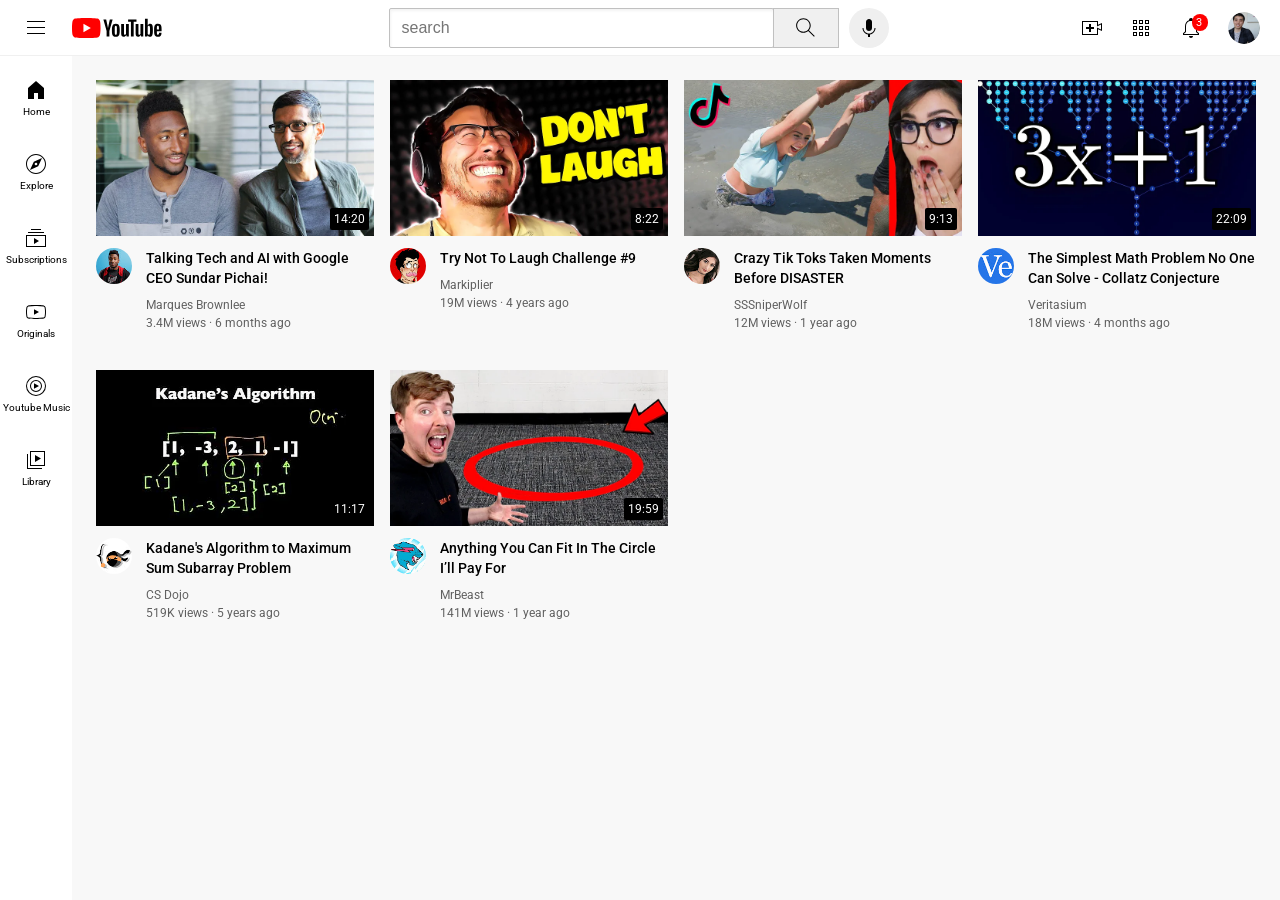
<file: index.html>
<!DOCtype html>
<html>
  <head>
    <title>Youtube.com Clone</title>

    <link rel="preconnect" href="https://fonts.googleapis.com">
    <link rel="preconnect" href="https://fonts.gstatic.com" crossorigin>
    <link href="https://fonts.googleapis.com/css2?family=Roboto:wght@400;500;700&display=swap" rel="stylesheet">
    
    <link rel="stylesheet" href="styles/general.css">
    <link rel="stylesheet" href="styles/header.css">
    <link rel="stylesheet" href="styles/video.css">
    <link rel="stylesheet" href="styles/sidebar.css">
  </head>
  <body>
    <header class="header">
      <div class="left-section">
        <img class="hamburger-menu" src="icons/hamburger-menu.svg">
        <img class="youtube-logo" src="icons/youtube-logo.svg">
      </div>
      <div class="middle-section">
        <input class="search-bar" type="text" placeholder="search">
        <button  class="search-button">
          <img  class="search-icon" src="icons/search.svg">
          <div class="tooltip">Search</div>
        </button>
        <button  class="voice-search-button">
          <img class="voice-search-icon"  src="icons/voice-search-icon.svg">
          <div class="tooltip">Search with your voice</div>
        </button>
      </div>
      <div class="right-section">
        <div class="upload-icon-container">
          <img class="upload-icon" src="icons/upload.svg">
          <div class="tooltip">Create</div>
        </div>
        <div class="youtube-apps-icon-container">
          <img class="youtube-apps-icon"  src="icons/youtube-apps.svg">
          <div class="tooltip">Youtube apps</div>
        </div>      
        <div> 
        <div class="notifications-icon-container">
          <img class="notifications-icon" src="icons/notifications.svg">
          <div class="notifications-count">3</div>
          <div class="tooltip">Notifications</div>
        </div> 
        </div>
        <img class="current-user-picture" src="channel-pictures/my-channel.jpeg">
      </div>    
    </header>
    
    <nav class="sidebar">
      <div class="sidebar-link">
        <img src="icons/home.svg">
        <div>Home</div>
      </div>
      <div class="sidebar-link">
        <img src="icons/explore.svg">
        <div>Explore</div>
      </div>
      <div class="sidebar-link">
        <img src="icons/subscriptions.svg">
        <div>Subscriptions</div>
      </div>
      <div class="sidebar-link">
        <img src="icons/originals.svg">
        <div>Originals</div>
      </div>
      <div class="sidebar-link">
        <img src="icons/youtube-music.svg">
        <div>Youtube Music</div>
      </div>
      <div class="sidebar-link">
        <img src="icons/library.svg">
        <div>Library</div>
      </div>
    </nav>

    <main>
    <section class="video-grid">
      <div class="video-preview">
      <div class="thumbnail-row">
        <img class="thumbnail" src="thumbnails/thumbnail-1.webp">
        <div class="video-time">14:20</div>
      </div>
      <div class="video-info-grid">
        <div class="channel-picture">
          <img class="profile-picture" src="channel-pictures/channel-1.jpeg">
        </div>
        <div class="video-info">
          <p class="video-title">
          Talking Tech and AI with Google CEO Sundar Pichai!
          </p>
          <P class="video-author">
          Marques Brownlee
          </P>
          <p class="video-stats">
          3.4M views &#183; 6 months ago
          </p>
        </div>   
    </div> 
    </div>

     <div class="video-preview">
      <div class="thumbnail-row">
        <img class="thumbnail" src="thumbnails/thumbnail-2.webp">
        <div class="video-time">8:22</div>
      </div>
      <div class="video-info-grid">
        <div class="channel-picture">
          <img class="profile-picture" src="channel-pictures/channel-2.jpeg">
        </div>
        <div class="video-info">
          <p class="video-title">
            Try Not To Laugh Challenge #9
          </p>
          <P class="video-author">
            Markiplier
          </P>
          <p class="video-stats">
            19M views · 4 years ago
          </p>
        </div>   
    </div> 
    </div>

    <div class="video-preview">
      <div class="thumbnail-row">
        <img class="thumbnail" src="thumbnails/thumbnail-3.webp">
        <div class="video-time">9:13</div>
      </div>
      <div class="video-info-grid">
        <div class="channel-picture">
          <img class="profile-picture" src="channel-pictures/channel-3.jpeg">
        </div>
        <div class="video-info">
          <p class="video-title">  
            Crazy Tik Toks Taken Moments Before DISASTER
          </p>
          <P class="video-author">
            SSSniperWolf
          </P>
          <p class="video-stats">
            12M views · 1 year ago
          </p>
        </div>   
    </div> 
    </div>

     <div class="video-preview">
      <div class="thumbnail-row">
        <img class="thumbnail" src="thumbnails/thumbnail-4.webp">
        <div class="video-time">22:09</div>
      </div>
      <div class="video-info-grid">
        <div class="channel-picture">
          <img class="profile-picture" src="channel-pictures/channel-4.jpeg">
        </div>
        <div class="video-info">
          <p class="video-title">
            The Simplest Math Problem No One Can Solve - Collatz Conjecture
          </p>
          <P class="video-author">
            Veritasium
          </P>
          <p class="video-stats">
            18M views · 4 months ago
          </p>
        </div>   
    </div> 
    </div>

    <div class="video-preview">
      <div class="thumbnail-row">
        <img class="thumbnail" src="thumbnails/thumbnail-5.webp">
        <div class="video-time">11:17</div>
      </div>
      <div class="video-info-grid">
        <div class="channel-picture">
          <img class="profile-picture" src="channel-pictures/channel-5.jpeg">
        </div>
        <div class="video-info">
          <p class="video-title">
            Kadane's Algorithm to Maximum Sum Subarray Problem
          </p>
          <P class="video-author">
            CS Dojo
          </P>
          <p class="video-stats">
            519K views · 5 years ago
          </p>
        </div>   
    </div> 
    </div>

     <div class="video-preview">
      <div class="thumbnail-row">
        <img class="thumbnail" src="thumbnails/thumbnail-6.webp">
        <div class="video-time">19:59</div>
      </div>
      <div class="video-info-grid">
        <div class="channel-picture">
          <img class="profile-picture" src="channel-pictures/channel-6.jpeg">
        </div>
        <div class="video-info">
          <p class="video-title">            
            Anything You Can Fit In The Circle I’ll Pay For
          </p>
          <P class="video-author">
            MrBeast
          </P>
          <p class="video-stats">
            141M views · 1 year ago
          </p>
        </div>   
      </div> 
    </section>
    </main>
  </body>
</html>
</file>
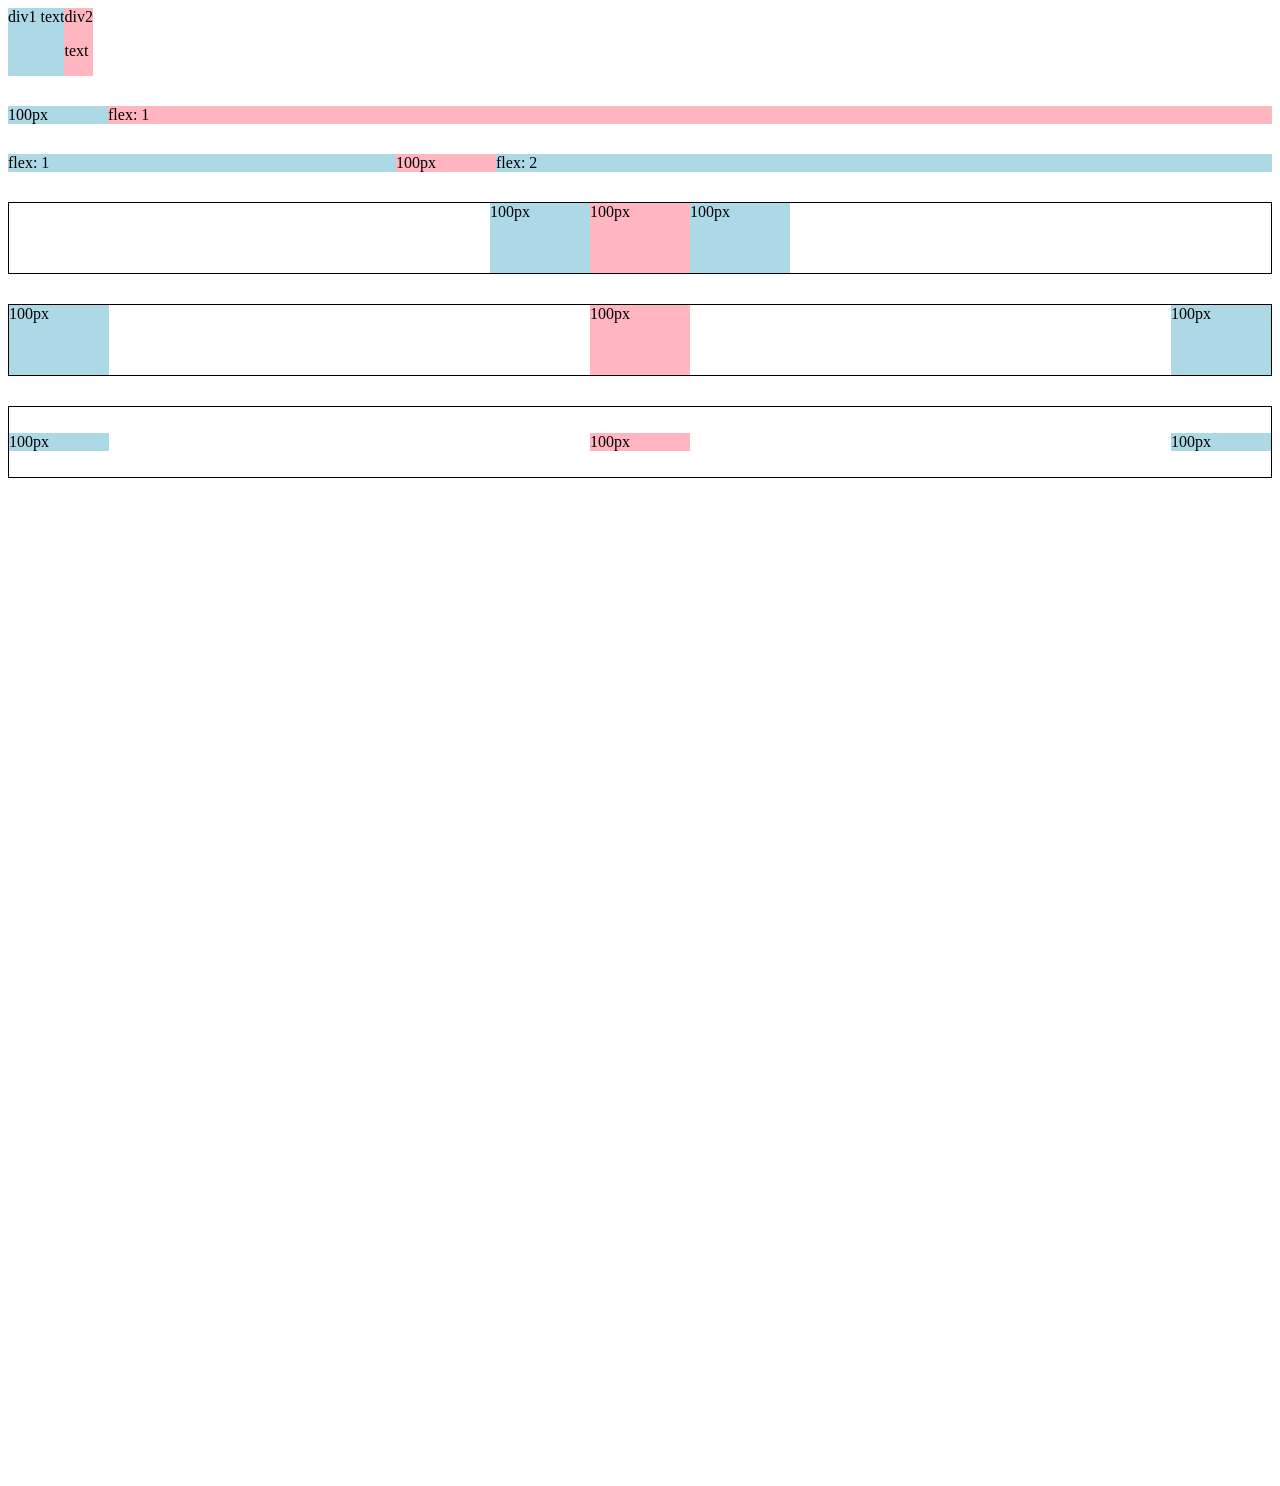
<file: flexbox.html>
<!DOCTYPE html>
<html></title>
  <head>
    <title>Flexbox Practice</title>
  </head>
  <body style="padding-bottom: 1000px;">
    <div style="
      display: flex;
      flex-direction: row
      ">
      <div style="background-color: lightblue;">div1 text</div>
      <div style="background-color: lightpink;">div2 <p>text</p></div>
    </div>

    <div style="
      margin-top: 30px;
      display: flex;
      flex-direction: row
      ">
      <div style="
        background-color: lightblue;
        width: 100px;">100px</div>
      <div style="
        background-color: lightpink;
        flex: 1;
        ">flex: 1</div>
    </div>

    <div style="
      margin-top: 30px;
      display: flex;
      flex-direction: row
      ">
      
      <div style="
        background-color: lightblue;
        flex: 1;
        ">flex: 1</div>
      <div style="
        background-color: lightpink;
        width: 100px;
        ">100px</div>      
      <div style="
        background-color: lightblue;
        flex: 2;
        ">flex: 2</div>
    </div>

    <div style="
      margin-top: 30px;
      height: 70px;
      border-width: 1px;
      border-style: solid;
      display: flex;
      flex-direction: row;
      justify-content: center;
      ">
      
      <div style="
        background-color: lightblue;
        width: 100px;
        ">100px</div>
      <div style="
        background-color: lightpink;
        width: 100px;
        ">100px</div>      
      <div style="
        background-color: lightblue;
        width: 100px;
        ">100px</div>
    </div>

    <div style="
      margin-top: 30px;
      height: 70px;
      border-width: 1px;
      border-style: solid;
      display: flex;
      flex-direction: row;
      justify-content: space-between;
      ">
      
      <div style="
        background-color: lightblue;
        width: 100px;
        ">100px</div>
      <div style="
        background-color: lightpink;
        width: 100px;
        ">100px</div>      
      <div style="
        background-color: lightblue;
        width: 100px;
        ">100px</div>
    </div>

    <div style="
      margin-top: 30px;
      height: 70px;
      border-width: 1px;
      border-style: solid;
      display: flex;
      flex-direction: row;
      justify-content: space-between;
      align-items: center;
      ">
      
      <div style="
        background-color: lightblue;
        width: 100px;
        ">100px</div>
      <div style="
        background-color: lightpink;
        width: 100px;
        ">100px</div>      
      <div style="
        background-color: lightblue;
        width: 100px;
        ">100px</div>
    </div>
  </body>
</html>
</file>
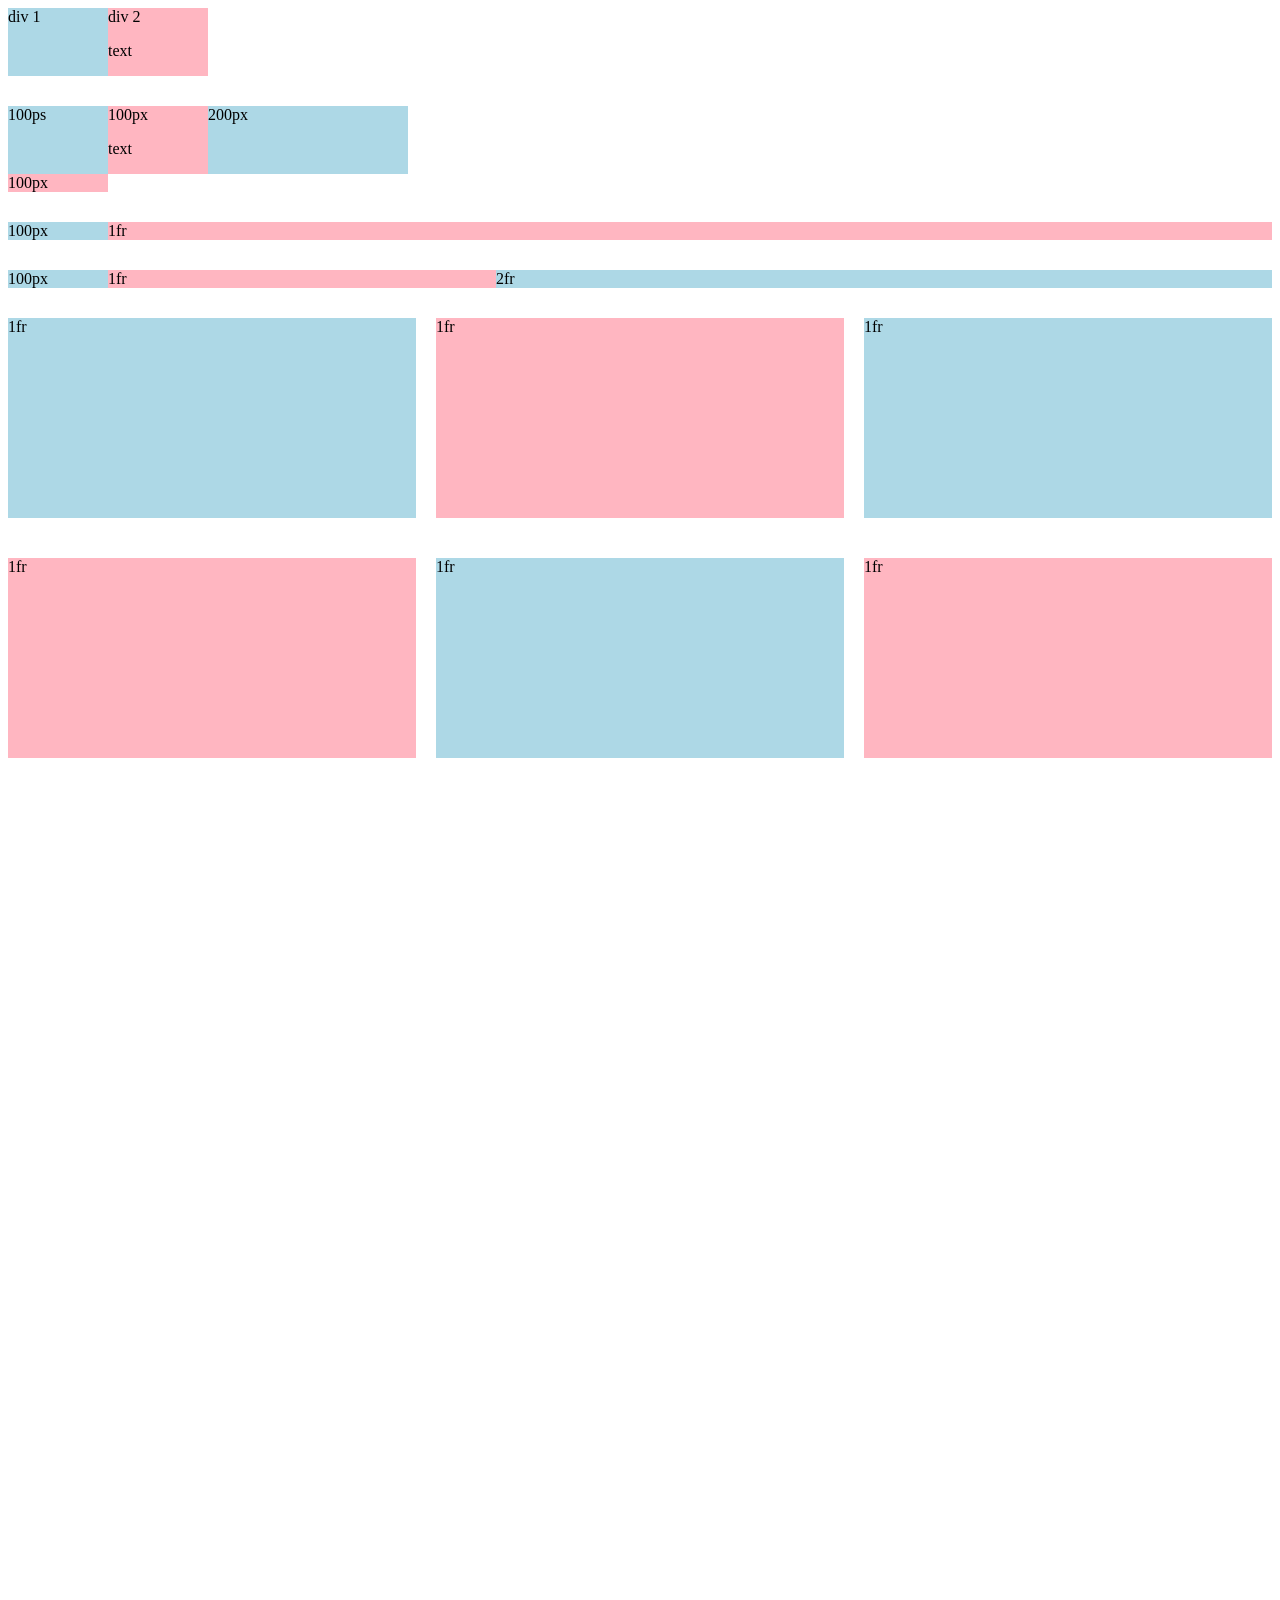
<file: grid.html>
<!DOCTYPE html>
<html>
  <head>
    <title>Grid Practice</title>
  </head>
  <body style="padding-bottom: 1000px;">
    <div style="
      display: grid;
      grid-template-columns: 100px 100px;">
      <div style="background-color: lightblue;">div 1</div>
      <div style="background-color: lightpink;">div 2<P>text</P></div>
    </div>

    <div style="
    margin-top: 30px;
      display: grid;
      grid-template-columns: 100px 100px 200px;">
      <div style="background-color: lightblue;">100ps</div>
      <div style="background-color: lightpink;">100px<P>text</P></div>
      <div style="background-color: lightblue;">200px</div>
      <div style="background-color: lightpink;">100px</div>
    </div>

    <div style="
    margin-top: 30px;
      display: grid;
      grid-template-columns: 100px 1fr;">
      <div style="background-color: lightblue;">100px</div>
      <div style="background-color: lightpink;">1fr</div>
    </div>

    <div style="
    margin-top: 30px;
      display: grid;
      grid-template-columns: 100px 1fr 2fr;">
      <div style="background-color: lightblue;">100px</div>
      <div style="background-color: lightpink;">1fr</div>
      <div style="background-color: lightblue;">2fr</div>
    </div>

     <div style="
    margin-top: 30px;
      display: grid;
      grid-template-columns: 1fr 1fr 1fr;
      column-gap: 20px;
      row-gap: 40px;">
      <div style="background-color: lightblue; height: 200px;">1fr</div>
      <div style="background-color: lightpink; height: 200px;">1fr</div>
      <div style="background-color: lightblue; height: 200px;">1fr</div>
      <div style="background-color: lightpink; height: 200px;">1fr</div>
      <div style="background-color: lightblue; height: 200px;">1fr</div>
      <div style="background-color: lightpink; height: 200px;">1fr</div>
      </div>
  </body>
</html>
</file>
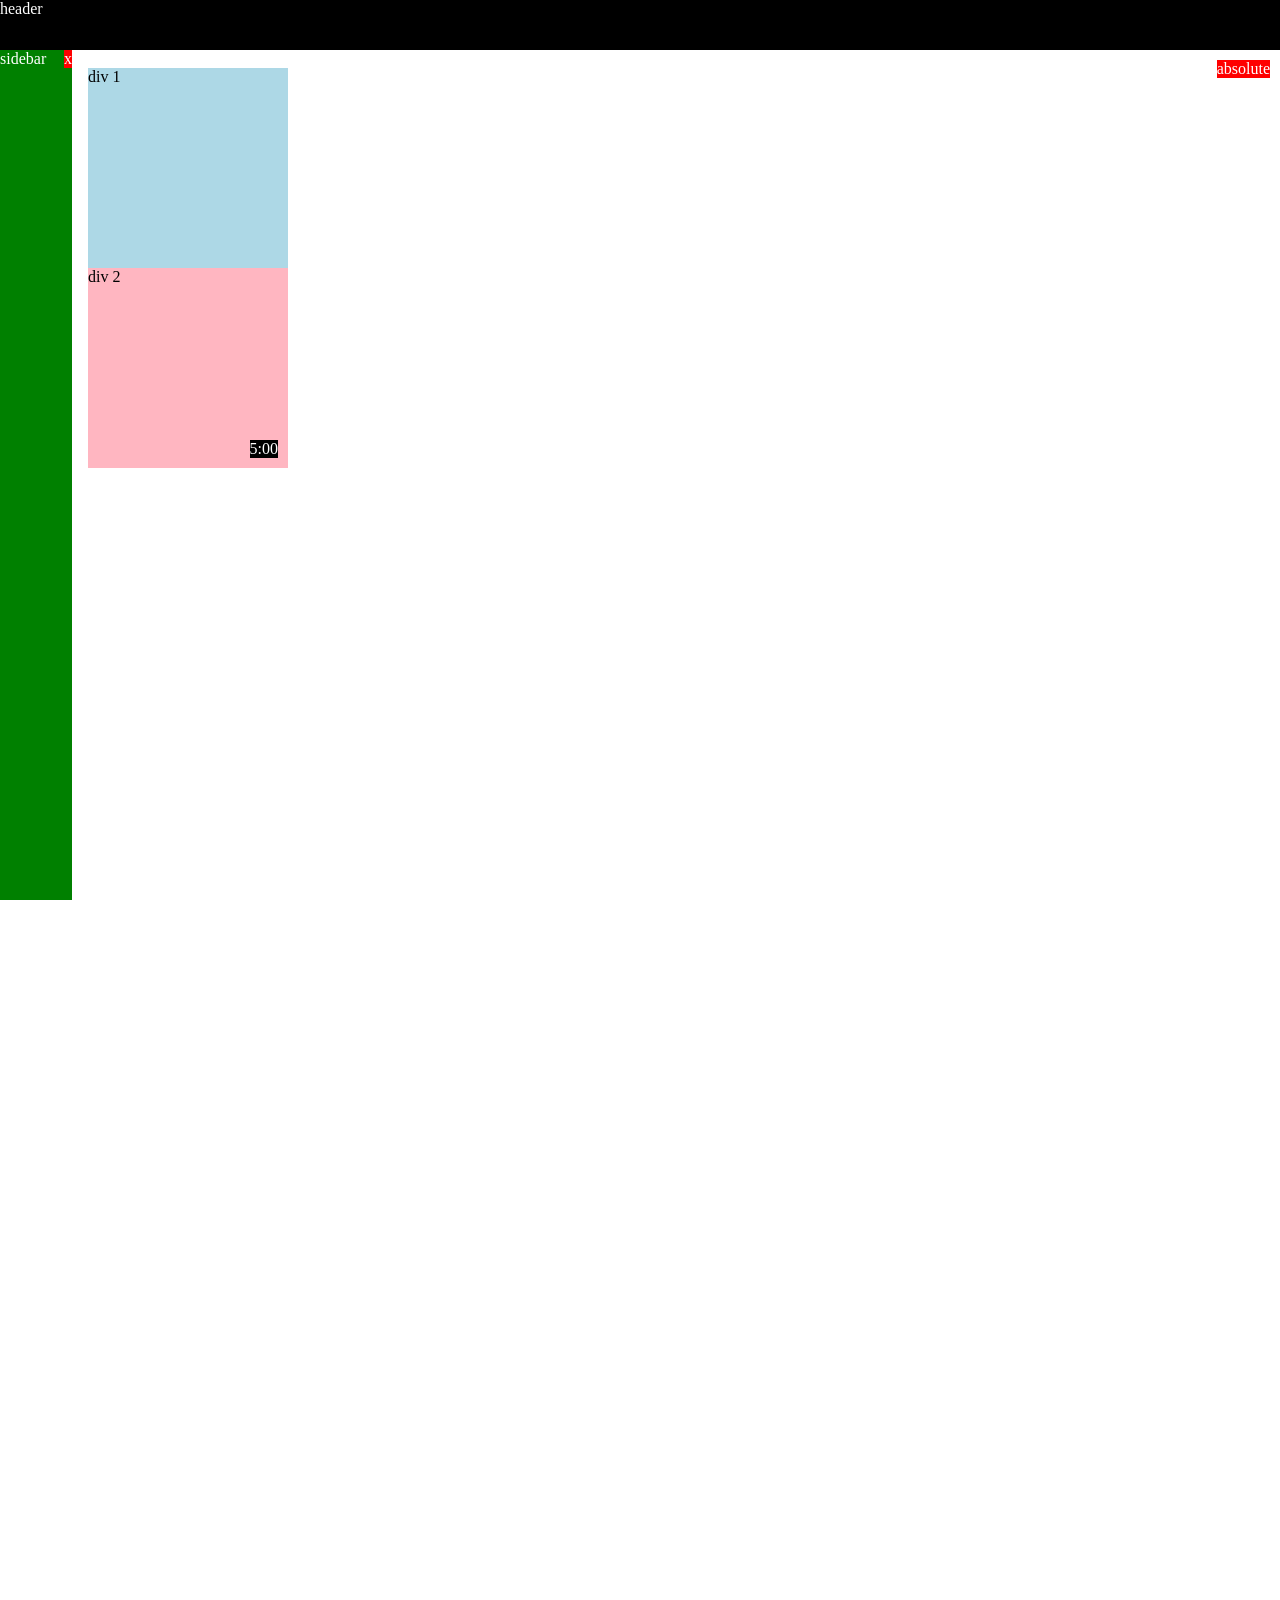
<file: position.html>
<!DOCTYPE html>
<html>
  <head>
    <title>Position Practice</title>
  </head>
  <body style="
  height: 3000px;
  padding-top: 60px;
  padding-left: 80px;
  ">
    <div style="background: black;
    color: white;
    position: fixed;
    top: 0;
    left: 0;
    right: 0;
    height: 50px;
    z-index: 1;
    " >header</div>
    
    <div style="
    background-color: green;
    color: white;
    position: fixed;
    left: 0;
    bottom: 0;
    top: 50px;
    width: 72px;
    ">
    sidebar
    <div style="
    position: absolute;
    background: red;
    color: white;
    top: 0px;
    right: 0px;
    ">
      x
    </div>
    </div>

    <div style="
    position: absolute;
    background: red;
    color: white;
    top: 60px;
    right: 10px;
    ">
      absolute
    </div>

    <div style="
      background-color: lightblue;
      height: 200px;
      width: 200px;
      position: static;
      ">div 1</div>
    <div style="
      background-color: lightpink;
      height: 200px;
      width: 200px;
      position: relative;
      ">div 2
    
    <div style="
    position: absolute;
    background: black;
    color: white;
    bottom: 10px;
    right: 10px;
    ">
      5:00
    </div>
  </div>
  
  </body>
</html>
</file>
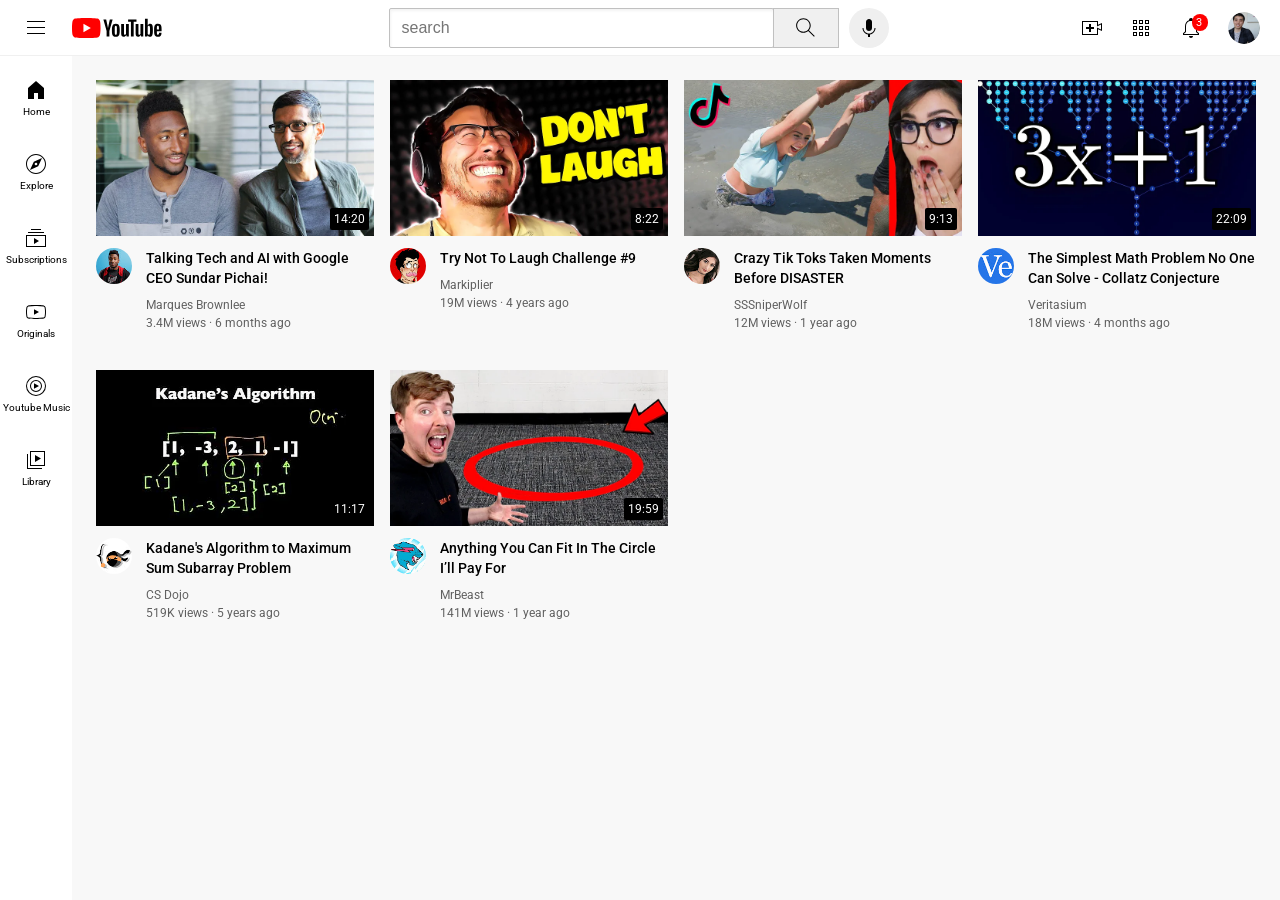
<file: youtube.html>
<!DOCtype html>
<html>
  <head>
    <title>Youtube.com Clone</title>

    <link rel="preconnect" href="https://fonts.googleapis.com">
    <link rel="preconnect" href="https://fonts.gstatic.com" crossorigin>
    <link href="https://fonts.googleapis.com/css2?family=Roboto:wght@400;500;700&display=swap" rel="stylesheet">
    
    <link rel="stylesheet" href="styles/general.css">
    <link rel="stylesheet" href="styles/header.css">
    <link rel="stylesheet" href="styles/video.css">
    <link rel="stylesheet" href="styles/sidebar.css">
  </head>
  <body>
    <header class="header">
      <div class="left-section">
        <img class="hamburger-menu" src="icons/hamburger-menu.svg">
        <img class="youtube-logo" src="icons/youtube-logo.svg">
      </div>
      <div class="middle-section">
        <input class="search-bar" type="text" placeholder="search">
        <button  class="search-button">
          <img  class="search-icon" src="icons/search.svg">
          <div class="tooltip">Search</div>
        </button>
        <button  class="voice-search-button">
          <img class="voice-search-icon"  src="icons/voice-search-icon.svg">
          <div class="tooltip">Search with your voice</div>
        </button>
      </div>
      <div class="right-section">
        <div class="upload-icon-container">
          <img class="upload-icon" src="icons/upload.svg">
          <div class="tooltip">Create</div>
        </div>
        <div class="youtube-apps-icon-container">
          <img class="youtube-apps-icon"  src="icons/youtube-apps.svg">
          <div class="tooltip">Youtube apps</div>
        </div>      
        <div> 
        <div class="notifications-icon-container">
          <img class="notifications-icon" src="icons/notifications.svg">
          <div class="notifications-count">3</div>
          <div class="tooltip">Notifications</div>
        </div> 
        </div>
        <img class="current-user-picture" src="channel-pictures/my-channel.jpeg">
      </div>    
    </header>
    
    <nav class="sidebar">
      <div class="sidebar-link">
        <img src="icons/home.svg">
        <div>Home</div>
      </div>
      <div class="sidebar-link">
        <img src="icons/explore.svg">
        <div>Explore</div>
      </div>
      <div class="sidebar-link">
        <img src="icons/subscriptions.svg">
        <div>Subscriptions</div>
      </div>
      <div class="sidebar-link">
        <img src="icons/originals.svg">
        <div>Originals</div>
      </div>
      <div class="sidebar-link">
        <img src="icons/youtube-music.svg">
        <div>Youtube Music</div>
      </div>
      <div class="sidebar-link">
        <img src="icons/library.svg">
        <div>Library</div>
      </div>
    </nav>

    <main>
    <section class="video-grid">
      <div class="video-preview">
      <div class="thumbnail-row">
        <img class="thumbnail" src="thumbnails/thumbnail-1.webp">
        <div class="video-time">14:20</div>
      </div>
      <div class="video-info-grid">
        <div class="channel-picture">
          <img class="profile-picture" src="channel-pictures/channel-1.jpeg">
        </div>
        <div class="video-info">
          <p class="video-title">
          Talking Tech and AI with Google CEO Sundar Pichai!
          </p>
          <P class="video-author">
          Marques Brownlee
          </P>
          <p class="video-stats">
          3.4M views &#183; 6 months ago
          </p>
        </div>   
    </div> 
    </div>

     <div class="video-preview">
      <div class="thumbnail-row">
        <img class="thumbnail" src="thumbnails/thumbnail-2.webp">
        <div class="video-time">8:22</div>
      </div>
      <div class="video-info-grid">
        <div class="channel-picture">
          <img class="profile-picture" src="channel-pictures/channel-2.jpeg">
        </div>
        <div class="video-info">
          <p class="video-title">
            Try Not To Laugh Challenge #9
          </p>
          <P class="video-author">
            Markiplier
          </P>
          <p class="video-stats">
            19M views · 4 years ago
          </p>
        </div>   
    </div> 
    </div>

    <div class="video-preview">
      <div class="thumbnail-row">
        <img class="thumbnail" src="thumbnails/thumbnail-3.webp">
        <div class="video-time">9:13</div>
      </div>
      <div class="video-info-grid">
        <div class="channel-picture">
          <img class="profile-picture" src="channel-pictures/channel-3.jpeg">
        </div>
        <div class="video-info">
          <p class="video-title">  
            Crazy Tik Toks Taken Moments Before DISASTER
          </p>
          <P class="video-author">
            SSSniperWolf
          </P>
          <p class="video-stats">
            12M views · 1 year ago
          </p>
        </div>   
    </div> 
    </div>

     <div class="video-preview">
      <div class="thumbnail-row">
        <img class="thumbnail" src="thumbnails/thumbnail-4.webp">
        <div class="video-time">22:09</div>
      </div>
      <div class="video-info-grid">
        <div class="channel-picture">
          <img class="profile-picture" src="channel-pictures/channel-4.jpeg">
        </div>
        <div class="video-info">
          <p class="video-title">
            The Simplest Math Problem No One Can Solve - Collatz Conjecture
          </p>
          <P class="video-author">
            Veritasium
          </P>
          <p class="video-stats">
            18M views · 4 months ago
          </p>
        </div>   
    </div> 
    </div>

    <div class="video-preview">
      <div class="thumbnail-row">
        <img class="thumbnail" src="thumbnails/thumbnail-5.webp">
        <div class="video-time">11:17</div>
      </div>
      <div class="video-info-grid">
        <div class="channel-picture">
          <img class="profile-picture" src="channel-pictures/channel-5.jpeg">
        </div>
        <div class="video-info">
          <p class="video-title">
            Kadane's Algorithm to Maximum Sum Subarray Problem
          </p>
          <P class="video-author">
            CS Dojo
          </P>
          <p class="video-stats">
            519K views · 5 years ago
          </p>
        </div>   
    </div> 
    </div>

     <div class="video-preview">
      <div class="thumbnail-row">
        <img class="thumbnail" src="thumbnails/thumbnail-6.webp">
        <div class="video-time">19:59</div>
      </div>
      <div class="video-info-grid">
        <div class="channel-picture">
          <img class="profile-picture" src="channel-pictures/channel-6.jpeg">
        </div>
        <div class="video-info">
          <p class="video-title">            
            Anything You Can Fit In The Circle I’ll Pay For
          </p>
          <P class="video-author">
            MrBeast
          </P>
          <p class="video-stats">
            141M views · 1 year ago
          </p>
        </div>   
      </div> 
    </section>
    </main>
  </body>
</html>
</file>
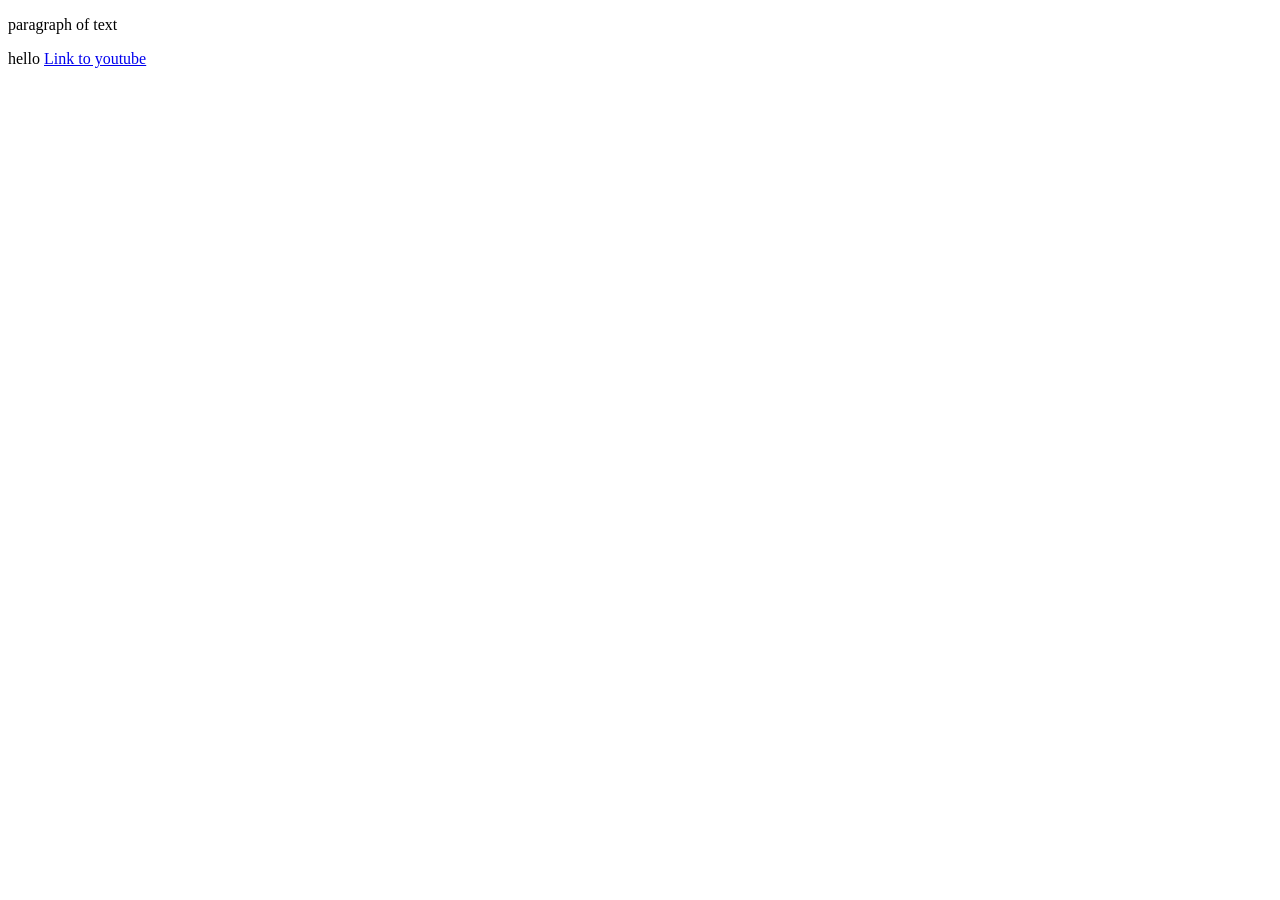
<file: intro-to-html/styles/website.html>
<!DOCTYPE html>
<html>
  <head>
    <title>
      First website
    </title>
  </head>
  <body>
  <p>
    paragraph of text
  </p>

  </button>
  hello
  </button>

<a href="https://www.youtube.com/" target="_blank">
  Link to youtube
</a>
  </body>
</html>
</file>
<file: styles/general.css>
p{
  margin-top: 0;
  margin-bottom: 0;
}

body {
  font-family: Roboto, Arial;
  margin: 0;
  padding-top: 80px;
  padding-left: 96px;
  padding-right: 24px;
  background-color: rgb(248, 248, 248);
}
</file>
<file: styles/header.css>
.header {
  height: 55px;

  display: flex;
  flex-direction: row;
  justify-content: space-between;

  position: fixed;
  top: 0;
  left: 0;
  right: 0;
  z-index: 100;

  background-color: white;
  border-bottom-width: 1px;
  border-bottom-style: solid;
  border-bottom-color: rgb(240, 240, 240);
}

.left-section {
  display: flex;
  align-items: center;
}

.hamburger-menu {
  height: 24px;
  margin-left: 24px;
  margin-right: 24px;

}

.youtube-logo {
  height: 20px;
}

.middle-section {
  flex: 1;
  margin-left: 70px;
  margin-right: 35px;
  max-width: 500px;
  display: flex;
  align-items: center;
}

.search-bar {
  flex: 1;
  height: 36px;
  padding-left: 12px;
  font-size: 16px;
  border: 1px solid rgb(192, 192, 192);
  border-radius: 2px;
  box-shadow: inset 1px 2px 3px rgb(0, 0, 0, 0.05);
  width: 0;
}

.search-bar::placeholder {
  font-size: 16px;
}

.search-button {
  height: 40px;
  width: 66px;
  background-color: rgb(240, 240, 240);
  border-width: 1px;
  border-style: solid;
  border-color: rgb(192, 192, 192);
  margin-left: -1px;
  margin-right: 10px;
}

.search-button,
.voice-search-button,
.upload-icon-container,
.youtube-apps-icon-container,
.notifications-icon-container {
  display: flex;
  justify-content: center;
  align-items: center;
  position: relative;
}

.search-button .tooltip,
.voice-search-button .tooltip,
.upload-icon-container .tooltip,
.youtube-apps-icon-container .tooltip,
.notifications-icon-container  .tooltip {
  position: absolute;
  background-color: gray;
  color: white;
  padding-top: 4px;
  padding-bottom: 4px;
  padding-left: 8px;
  padding-right: 8px;
  border-radius: 2px;
  font-size: 12px;
  bottom: -30px;
  opacity: 0;
  transition: opacity 0.15s;
  pointer-events: none;
  white-space: nowrap;
}

.search-button:hover .tooltip,
.voice-search-button:hover .tooltip,
.upload-icon-container:hover .tooltip,
.youtube-apps-icon-container:hover .tooltip,
.notifications-icon-container:hover  .tooltip  {
  opacity: 1;
}

.search-icon {
  height: 25px;
}

.voice-search-button {
  height: 40px;
  width: 40px;
  border-radius: 20px;
  border: none;
}

.voice-search-icon {
  height: 24px;
}

.right-section {
  width: 180px;
  margin-right: 20px;
  display: flex;
  align-items: center;
  justify-content: space-between;
  flex-shrink: 0;
}

.upload-icon {
  height: 24px;
}

.youtube-apps-icon {
  height: 24px;
}

.notifications-icon {
  height: 24px;
}

.notifications-icon-container {
  position: relative;
}

.notifications-count {
  position: absolute;
  top: -2px;
  right: -5px;
  background-color: red;
  color: white;
  font-size: 11px;
  padding-left: 4px;
  padding-right: 6px;
  padding-top: 2px;
  padding-bottom: 2px;
  border-radius: 10px;
}

.current-user-picture {
  height: 32px;
  border-radius: 16px;
}
</file>
<file: styles/video.css>
.thumbnail {
        width: 100%;
      }
      
      .video-title{
        margin-top: 0;
        font-size: 14px;
        font-weight: 500;
        line-height: 20px;
        margin-bottom: 10px;
      }

      .video-info-grid{
        display: grid;
        grid-template-columns: 50px 1fr;
      }

      .profile-picture{
        width: 36px;
        border-radius: 50px;
      }

      .thumbnail-row{
        margin-bottom: 8px;
        position: relative;
      }

      .video-author,
      .video-stats{
        font-size: 12px;
        color: rgb(96, 96, 96);
      }

      .video-author {
        margin-bottom: 4px;
      }

      .video-grid {
        display: grid;
        grid-template-columns: 1fr 1fr 1fr;
        column-gap: 16px;
        row-gap: 40px;
      }

      @media (max-width: 750px) {
        .video-grid {
          grid-template-columns: 1fr 1fr;
        }
      }

      @media (min-width: 751px) and (max-width: 999px) {
        .video-grid {
          grid-template-columns: 1fr 1fr 1fr;
      }
    }

      @media (min-width: 1000px) {
        .video-grid {
          grid-template-columns: 1fr 1fr 1fr 1fr;
        }
      }

      .video-time {
        font-size: 12px;
        font-weight: 500px;
        padding: 4px;
        border-radius: 2px;
        background-color: black;
        color: white;
        position: absolute;
        bottom: 10px;
        right: 5px;
      }
</file>
<file: styles/sidebar.css>
.sidebar{
  position: fixed;
  left: 0;
  bottom: 0;
  top: 55px;
  background-color: white;
  width: 72px;
  z-index: 200px;
  padding-top: 5px;
}

.sidebar-link {
  height: 74px;
  display: flex;
  justify-content: center;
  align-items: center;
  flex-direction: column;
  cursor: pointer;
}

.sidebar-link:hover {
  background-color: rgb(235, 235, 235);
}

.sidebar-link img {
  height: 24px;
  margin-bottom: 4px;
}

.sidebar-link div {
  font-size: 10px;
}
</file>
